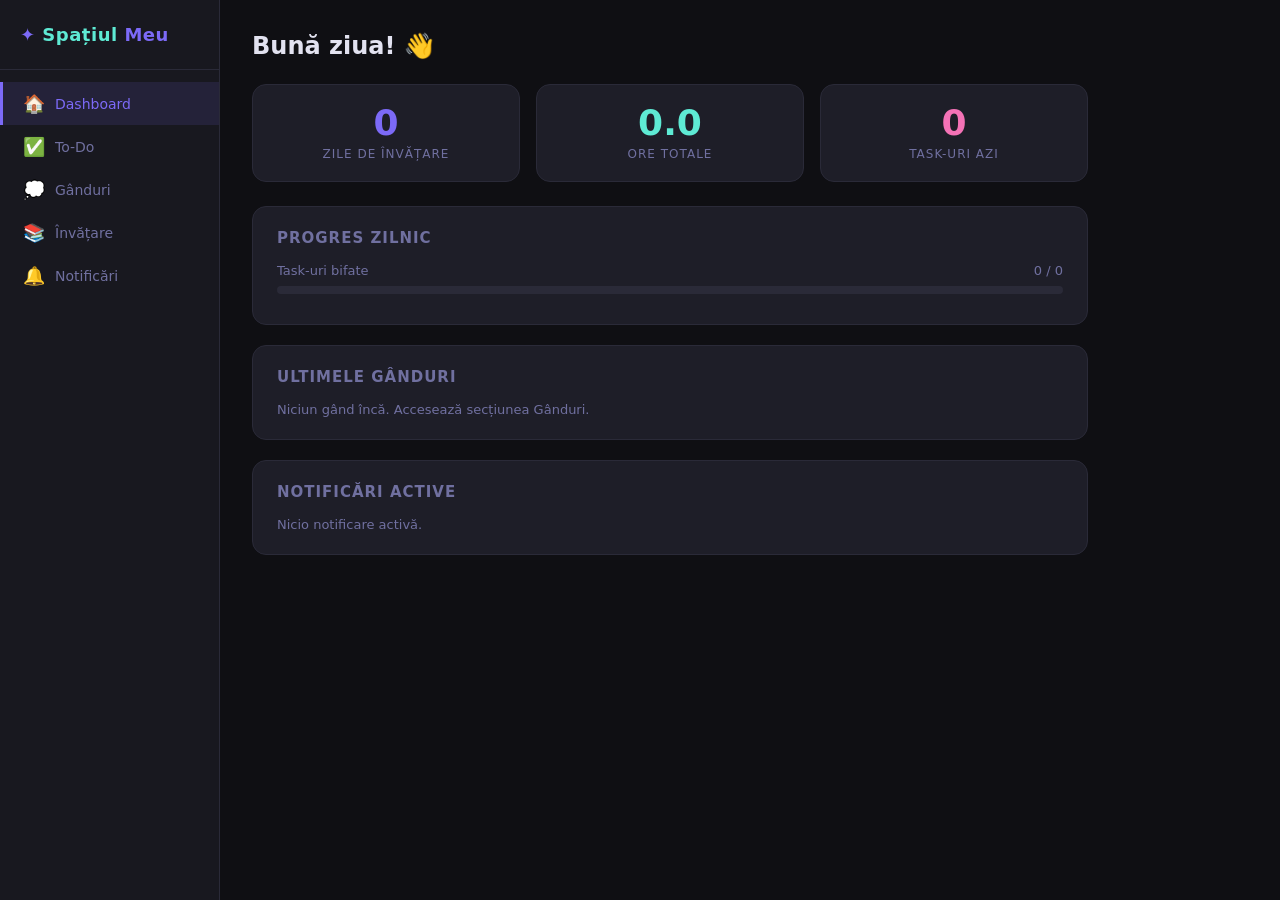
<file: site-personal.html>
<!DOCTYPE html>
<html lang="ro">
<head>
  <meta charset="UTF-8" />
  <meta name="viewport" content="width=device-width, initial-scale=1.0" />
  <title>Spațiul Meu Personal</title>
  <style>
    :root {
      --bg: #0f0f13;
      --surface: #18181f;
      --card: #1e1e28;
      --border: #2a2a38;
      --accent: #7c6af7;
      --accent2: #5eead4;
      --accent3: #f472b6;
      --text: #e2e2f0;
      --muted: #7070a0;
      --success: #34d399;
      --warning: #fbbf24;
      --danger: #f87171;
    }

    * { box-sizing: border-box; margin: 0; padding: 0; }

    body {
      background: var(--bg);
      color: var(--text);
      font-family: 'Segoe UI', system-ui, sans-serif;
      min-height: 100vh;
    }

    /* ─── Layout ─────────────────────────────────────────── */
    .layout {
      display: flex;
      min-height: 100vh;
    }

    /* ─── Sidebar ─────────────────────────────────────────── */
    .sidebar {
      width: 220px;
      background: var(--surface);
      border-right: 1px solid var(--border);
      display: flex;
      flex-direction: column;
      padding: 24px 0;
      position: fixed;
      top: 0; left: 0; bottom: 0;
      z-index: 10;
    }

    .logo {
      padding: 0 20px 24px;
      font-size: 18px;
      font-weight: 700;
      color: var(--accent);
      letter-spacing: 0.5px;
      border-bottom: 1px solid var(--border);
      margin-bottom: 12px;
    }

    .logo span { color: var(--accent2); }

    .nav-item {
      display: flex;
      align-items: center;
      gap: 10px;
      padding: 11px 20px;
      cursor: pointer;
      color: var(--muted);
      font-size: 14px;
      font-weight: 500;
      border-left: 3px solid transparent;
      transition: all .18s;
      user-select: none;
    }

    .nav-item:hover { color: var(--text); background: rgba(124,106,247,.07); }
    .nav-item.active { color: var(--accent); border-left-color: var(--accent); background: rgba(124,106,247,.12); }
    .nav-item .icon { font-size: 18px; width: 22px; text-align: center; }

    /* ─── Main content ────────────────────────────────────── */
    .main {
      margin-left: 220px;
      flex: 1;
      padding: 32px;
      max-width: 900px;
    }

    /* ─── Pages ───────────────────────────────────────────── */
    .page { display: none; }
    .page.active { display: block; }

    /* ─── Cards ───────────────────────────────────────────── */
    .card {
      background: var(--card);
      border: 1px solid var(--border);
      border-radius: 14px;
      padding: 22px 24px;
      margin-bottom: 20px;
    }

    .card-title {
      font-size: 15px;
      font-weight: 600;
      color: var(--muted);
      text-transform: uppercase;
      letter-spacing: 1px;
      margin-bottom: 16px;
    }

    /* ─── Stats bar ───────────────────────────────────────── */
    .stats-grid {
      display: grid;
      grid-template-columns: repeat(3, 1fr);
      gap: 16px;
      margin-bottom: 24px;
    }

    .stat-card {
      background: var(--card);
      border: 1px solid var(--border);
      border-radius: 14px;
      padding: 20px;
      text-align: center;
    }

    .stat-num {
      font-size: 36px;
      font-weight: 700;
      line-height: 1;
      margin-bottom: 6px;
    }

    .stat-label { font-size: 12px; color: var(--muted); text-transform: uppercase; letter-spacing: 1px; }

    /* ─── Inputs ──────────────────────────────────────────── */
    input[type="text"],
    input[type="number"],
    input[type="date"],
    input[type="time"],
    textarea,
    select {
      background: var(--surface);
      border: 1px solid var(--border);
      border-radius: 8px;
      color: var(--text);
      padding: 10px 14px;
      font-size: 14px;
      font-family: inherit;
      outline: none;
      transition: border-color .18s;
    }

    input:focus, textarea:focus, select:focus { border-color: var(--accent); }

    textarea { resize: vertical; min-height: 90px; width: 100%; }

    /* ─── Buttons ─────────────────────────────────────────── */
    .btn {
      display: inline-flex;
      align-items: center;
      gap: 6px;
      padding: 9px 18px;
      border-radius: 8px;
      font-size: 14px;
      font-weight: 600;
      cursor: pointer;
      border: none;
      transition: opacity .15s, transform .1s;
    }

    .btn:hover { opacity: .85; transform: translateY(-1px); }
    .btn:active { transform: translateY(0); }
    .btn-primary { background: var(--accent); color: #fff; }
    .btn-success { background: var(--success); color: #000; }
    .btn-danger  { background: var(--danger);  color: #fff; }
    .btn-ghost   { background: transparent; border: 1px solid var(--border); color: var(--text); }

    /* ─── Todo list ───────────────────────────────────────── */
    .todo-add {
      display: flex;
      gap: 10px;
      margin-bottom: 18px;
    }

    .todo-add input { flex: 1; }

    .todo-filters {
      display: flex;
      gap: 8px;
      margin-bottom: 14px;
    }

    .filter-btn {
      padding: 5px 14px;
      border-radius: 20px;
      border: 1px solid var(--border);
      background: transparent;
      color: var(--muted);
      font-size: 13px;
      cursor: pointer;
      transition: all .15s;
    }

    .filter-btn.active { background: var(--accent); border-color: var(--accent); color: #fff; }

    .todo-item {
      display: flex;
      align-items: center;
      gap: 12px;
      padding: 12px 14px;
      background: var(--surface);
      border: 1px solid var(--border);
      border-radius: 10px;
      margin-bottom: 8px;
      transition: opacity .2s;
    }

    .todo-item.done { opacity: .5; }
    .todo-item.done .todo-text { text-decoration: line-through; color: var(--muted); }

    .todo-check {
      width: 20px; height: 20px;
      border-radius: 50%;
      border: 2px solid var(--border);
      cursor: pointer;
      display: flex; align-items: center; justify-content: center;
      flex-shrink: 0;
      transition: all .15s;
    }

    .todo-check.checked { background: var(--success); border-color: var(--success); }
    .todo-check.checked::after { content: '✓'; color: #000; font-size: 12px; font-weight: 700; }

    .todo-text { flex: 1; font-size: 14px; }

    .todo-del {
      color: var(--muted);
      cursor: pointer;
      font-size: 16px;
      padding: 2px 6px;
      border-radius: 4px;
      transition: color .15s;
    }

    .todo-del:hover { color: var(--danger); }

    .todo-category {
      font-size: 11px;
      padding: 2px 8px;
      border-radius: 10px;
      background: rgba(124,106,247,.15);
      color: var(--accent);
    }

    /* ─── Thoughts / Journal ──────────────────────────────── */
    .thought-add { margin-bottom: 20px; }

    .thought-add textarea { margin-bottom: 10px; }

    .thought-add-row {
      display: flex;
      align-items: center;
      gap: 10px;
    }

    .thought-card {
      background: var(--surface);
      border: 1px solid var(--border);
      border-left: 3px solid var(--accent);
      border-radius: 10px;
      padding: 14px 16px;
      margin-bottom: 10px;
    }

    .thought-date {
      font-size: 11px;
      color: var(--muted);
      margin-bottom: 6px;
    }

    .thought-text { font-size: 14px; line-height: 1.6; white-space: pre-wrap; }

    .thought-mood {
      display: inline-block;
      font-size: 20px;
      margin-right: 6px;
    }

    /* ─── Calendar / Learning ─────────────────────────────── */
    .calendar-setup {
      display: flex;
      align-items: center;
      gap: 14px;
      flex-wrap: wrap;
      margin-bottom: 20px;
    }

    .calendar-setup label { font-size: 13px; color: var(--muted); }

    .hour-log-row {
      display: flex;
      gap: 10px;
      align-items: center;
      margin-bottom: 16px;
    }

    .hour-log-row input[type="number"] { width: 90px; }

    .log-entry {
      display: flex;
      justify-content: space-between;
      align-items: center;
      padding: 9px 14px;
      background: var(--surface);
      border-radius: 8px;
      margin-bottom: 6px;
      font-size: 13px;
    }

    .log-date { color: var(--muted); }
    .log-hours { color: var(--accent2); font-weight: 600; }

    /* Progress bar */
    .progress-bar {
      background: var(--border);
      border-radius: 99px;
      height: 8px;
      overflow: hidden;
      margin: 8px 0;
    }

    .progress-fill {
      height: 100%;
      border-radius: 99px;
      background: linear-gradient(90deg, var(--accent), var(--accent2));
      transition: width .4s ease;
    }

    /* ─── Notifications ───────────────────────────────────── */
    .notif-list { margin-top: 10px; }

    .notif-item {
      display: flex;
      align-items: center;
      gap: 12px;
      padding: 12px 14px;
      background: var(--surface);
      border: 1px solid var(--border);
      border-radius: 10px;
      margin-bottom: 8px;
    }

    .notif-icon { font-size: 20px; }
    .notif-text { flex: 1; font-size: 13px; }
    .notif-time { font-size: 12px; color: var(--muted); }
    .notif-del { color: var(--muted); cursor: pointer; }
    .notif-del:hover { color: var(--danger); }

    .notif-add-row {
      display: flex;
      gap: 10px;
      flex-wrap: wrap;
      align-items: center;
      margin-bottom: 14px;
    }

    .notif-add-row input[type="text"] { flex: 1; min-width: 180px; }

    /* ─── Toast ───────────────────────────────────────────── */
    #toast {
      position: fixed;
      bottom: 28px; right: 28px;
      background: var(--accent);
      color: #fff;
      padding: 12px 20px;
      border-radius: 10px;
      font-size: 14px;
      font-weight: 500;
      transform: translateY(80px);
      opacity: 0;
      transition: all .3s;
      z-index: 999;
      max-width: 300px;
    }

    #toast.show { transform: translateY(0); opacity: 1; }

    /* ─── Calendar mini ───────────────────────────────────── */
    .mini-cal {
      display: grid;
      grid-template-columns: repeat(7, 1fr);
      gap: 4px;
      margin-top: 12px;
    }

    .cal-day-header {
      text-align: center;
      font-size: 11px;
      color: var(--muted);
      padding: 4px;
      font-weight: 600;
    }

    .cal-day {
      text-align: center;
      padding: 6px 4px;
      border-radius: 6px;
      font-size: 13px;
      cursor: pointer;
      transition: background .15s;
    }

    .cal-day:hover { background: var(--border); }
    .cal-day.today { background: var(--accent); color: #fff; font-weight: 700; }
    .cal-day.has-hours { background: rgba(94,234,212,.15); color: var(--accent2); }
    .cal-day.has-hours.today { background: var(--accent); color: #fff; }
    .cal-day.empty { pointer-events: none; }

    .cal-nav {
      display: flex;
      align-items: center;
      justify-content: space-between;
      margin-bottom: 8px;
    }

    .cal-nav button {
      background: none;
      border: 1px solid var(--border);
      color: var(--text);
      border-radius: 6px;
      padding: 4px 12px;
      cursor: pointer;
      font-size: 15px;
    }

    .page-title {
      font-size: 24px;
      font-weight: 700;
      margin-bottom: 24px;
      color: var(--text);
    }

    .page-title span { color: var(--accent); }

    /* ─── Mood selector ───────────────────────────────────── */
    .mood-row {
      display: flex;
      gap: 8px;
      margin-bottom: 10px;
    }

    .mood-btn {
      font-size: 22px;
      padding: 4px 8px;
      border-radius: 8px;
      cursor: pointer;
      border: 2px solid transparent;
      transition: border-color .15s;
    }

    .mood-btn.selected { border-color: var(--accent); background: rgba(124,106,247,.12); }

    /* ─── Responsive ──────────────────────────────────────── */
    @media (max-width: 700px) {
      .sidebar { width: 60px; }
      .sidebar .nav-item span { display: none; }
      .logo { font-size: 0; padding: 0 16px 20px; }
      .logo::before { content: '✦'; font-size: 20px; color: var(--accent); }
      .main { margin-left: 60px; padding: 20px 16px; }
      .stats-grid { grid-template-columns: 1fr 1fr; }
    }
  </style>
</head>
<body>

<div class="layout">

  <!-- ─── Sidebar ─────────────────────────── -->
  <nav class="sidebar">
    <div class="logo">✦ <span>Spațiul</span> Meu</div>
    <div class="nav-item active" onclick="showPage('dashboard')">
      <span class="icon">🏠</span><span>Dashboard</span>
    </div>
    <div class="nav-item" onclick="showPage('todo')">
      <span class="icon">✅</span><span>To-Do</span>
    </div>
    <div class="nav-item" onclick="showPage('thoughts')">
      <span class="icon">💭</span><span>Gânduri</span>
    </div>
    <div class="nav-item" onclick="showPage('learning')">
      <span class="icon">📚</span><span>Învățare</span>
    </div>
    <div class="nav-item" onclick="showPage('notifications')">
      <span class="icon">🔔</span><span>Notificări</span>
    </div>
  </nav>

  <!-- ─── Main ────────────────────────────── -->
  <main class="main">

    <!-- ═══ DASHBOARD ════════════════════════ -->
    <div id="page-dashboard" class="page active">
      <div class="page-title">Bună ziua! <span id="dash-name">👋</span></div>

      <div class="stats-grid">
        <div class="stat-card">
          <div class="stat-num" style="color:var(--accent)" id="dash-days">0</div>
          <div class="stat-label">Zile de învățare</div>
        </div>
        <div class="stat-card">
          <div class="stat-num" style="color:var(--accent2)" id="dash-hours">0</div>
          <div class="stat-label">Ore totale</div>
        </div>
        <div class="stat-card">
          <div class="stat-num" style="color:var(--accent3)" id="dash-todo">0</div>
          <div class="stat-label">Task-uri azi</div>
        </div>
      </div>

      <div class="card">
        <div class="card-title">Progres zilnic</div>
        <div style="display:flex;justify-content:space-between;font-size:13px;color:var(--muted);margin-bottom:4px;">
          <span>Task-uri bifate</span>
          <span id="dash-progress-text">0 / 0</span>
        </div>
        <div class="progress-bar">
          <div class="progress-fill" id="dash-progress-bar" style="width:0%"></div>
        </div>
      </div>

      <div class="card">
        <div class="card-title">Ultimele gânduri</div>
        <div id="dash-thoughts-preview"></div>
      </div>

      <div class="card">
        <div class="card-title">Notificări active</div>
        <div id="dash-notifs-preview"></div>
      </div>
    </div>

    <!-- ═══ TODO ═════════════════════════════ -->
    <div id="page-todo" class="page">
      <div class="page-title">Lista de <span>To-Do</span></div>

      <div class="card">
        <div class="todo-add">
          <input type="text" id="todo-input" placeholder="Adaugă task nou..." onkeydown="if(event.key==='Enter') addTodo()" />
          <select id="todo-cat" style="width:130px;">
            <option value="General">General</option>
            <option value="Învățare">Învățare</option>
            <option value="Personal">Personal</option>
            <option value="Urgent">Urgent</option>
          </select>
          <button class="btn btn-primary" onclick="addTodo()">+ Adaugă</button>
        </div>

        <div class="todo-filters">
          <button class="filter-btn active" onclick="setFilter('all',this)">Toate</button>
          <button class="filter-btn" onclick="setFilter('active',this)">Active</button>
          <button class="filter-btn" onclick="setFilter('done',this)">Bifate</button>
        </div>

        <div id="todo-list"></div>
        <div id="todo-empty" style="text-align:center;color:var(--muted);padding:20px;display:none;">Nicio sarcină. Adaugă una!</div>
      </div>
    </div>

    <!-- ═══ THOUGHTS ═════════════════════════ -->
    <div id="page-thoughts" class="page">
      <div class="page-title">Gândurile <span>Mele</span></div>

      <div class="card thought-add">
        <div class="card-title">Notează un gând</div>
        <div class="mood-row" id="mood-row">
          <div class="mood-btn" onclick="selectMood('😊')">😊</div>
          <div class="mood-btn" onclick="selectMood('😐')">😐</div>
          <div class="mood-btn" onclick="selectMood('😔')">😔</div>
          <div class="mood-btn" onclick="selectMood('🔥')">🔥</div>
          <div class="mood-btn" onclick="selectMood('😴')">😴</div>
          <div class="mood-btn" onclick="selectMood('💪')">💪</div>
          <div class="mood-btn" onclick="selectMood('🤔')">🤔</div>
        </div>
        <textarea id="thought-input" placeholder="Ce gândești azi?..."></textarea>
        <div class="thought-add-row">
          <button class="btn btn-primary" onclick="addThought()">💭 Salvează gând</button>
        </div>
      </div>

      <div id="thoughts-list"></div>
      <div id="thoughts-empty" style="text-align:center;color:var(--muted);padding:20px;display:none;">Niciun gând salvat încă.</div>
    </div>

    <!-- ═══ LEARNING ══════════════════════════ -->
    <div id="page-learning" class="page">
      <div class="page-title">Tracker <span>Învățare</span></div>

      <div class="card">
        <div class="card-title">Data de start</div>
        <div class="calendar-setup">
          <label>M-am apucat de învățat pe:</label>
          <input type="date" id="start-date" onchange="saveStartDate()" />
          <button class="btn btn-ghost" onclick="resetStartDate()">Resetează</button>
        </div>
        <div id="start-info" style="font-size:14px;color:var(--accent2);font-weight:600;"></div>
      </div>

      <div class="stats-grid">
        <div class="stat-card">
          <div class="stat-num" style="color:var(--accent)" id="learn-days">0</div>
          <div class="stat-label">Zile de la start</div>
        </div>
        <div class="stat-card">
          <div class="stat-num" style="color:var(--accent2)" id="learn-hours">0</div>
          <div class="stat-label">Ore totale</div>
        </div>
        <div class="stat-card">
          <div class="stat-num" style="color:var(--accent3)" id="learn-avg">0</div>
          <div class="stat-label">Ore/zi medie</div>
        </div>
      </div>

      <div class="card">
        <div class="card-title">Adaugă ore azi</div>
        <div class="hour-log-row">
          <input type="number" id="hour-input" placeholder="Ore" min="0" max="24" step="0.5" />
          <input type="date" id="hour-date" />
          <input type="text" id="hour-note" placeholder="Ce ai studiat?" style="flex:1;" />
          <button class="btn btn-success" onclick="logHours()">+ Log</button>
        </div>

        <div class="card-title" style="margin-top:8px;">Jurnal ore</div>
        <div id="hours-log"></div>
      </div>

      <div class="card">
        <div class="card-title">Calendar <span id="cal-month-label"></span></div>
        <div class="cal-nav">
          <button onclick="changeCalMonth(-1)">‹</button>
          <span id="cal-title" style="font-weight:600;"></span>
          <button onclick="changeCalMonth(1)">›</button>
        </div>
        <div class="mini-cal" id="mini-cal"></div>
        <div style="display:flex;gap:16px;margin-top:10px;font-size:12px;color:var(--muted);">
          <span><span style="display:inline-block;width:12px;height:12px;background:var(--accent);border-radius:3px;margin-right:4px;"></span>Azi</span>
          <span><span style="display:inline-block;width:12px;height:12px;background:rgba(94,234,212,.3);border-radius:3px;margin-right:4px;"></span>Ore loggate</span>
        </div>
      </div>
    </div>

    <!-- ═══ NOTIFICATIONS ════════════════════ -->
    <div id="page-notifications" class="page">
      <div class="page-title">🔔 <span>Notificări</span></div>

      <div class="card">
        <div class="card-title">Adaugă reamintire</div>
        <div class="notif-add-row">
          <input type="text" id="notif-text" placeholder="Mesajul notificării..." />
          <input type="time" id="notif-time" />
          <select id="notif-repeat" style="width:130px;">
            <option value="daily">Zilnic</option>
            <option value="once">O dată</option>
            <option value="weekdays">Luni-Vineri</option>
          </select>
          <button class="btn btn-primary" onclick="addNotif()">+ Adaugă</button>
        </div>
        <div style="font-size:12px;color:var(--muted);margin-top:4px;">
          💡 Permite notificările în browser pentru a primi alertele la ora setată.
        </div>

        <div id="notif-perm-btn" style="margin-top:12px;display:none;">
          <button class="btn btn-ghost" onclick="requestNotifPerm()">🔔 Permite notificările</button>
        </div>
      </div>

      <div class="card">
        <div class="card-title">Notificările mele</div>
        <div id="notif-list"></div>
        <div id="notif-empty" style="text-align:center;color:var(--muted);padding:16px;display:none;">Nicio notificare setată.</div>
      </div>
    </div>

  </main>
</div>

<!-- Toast -->
<div id="toast"></div>

<script>
// ─── State ─────────────────────────────────────────────────────────
const S = {
  get todos()       { return JSON.parse(localStorage.getItem('todos') || '[]'); },
  set todos(v)      { localStorage.setItem('todos', JSON.stringify(v)); },
  get thoughts()    { return JSON.parse(localStorage.getItem('thoughts') || '[]'); },
  set thoughts(v)   { localStorage.setItem('thoughts', JSON.stringify(v)); },
  get startDate()   { return localStorage.getItem('startDate') || ''; },
  set startDate(v)  { localStorage.setItem('startDate', v); },
  get hoursLog()    { return JSON.parse(localStorage.getItem('hoursLog') || '[]'); },
  set hoursLog(v)   { localStorage.setItem('hoursLog', JSON.stringify(v)); },
  get notifs()      { return JSON.parse(localStorage.getItem('notifs') || '[]'); },
  set notifs(v)     { localStorage.setItem('notifs', JSON.stringify(v)); },
};

let currentFilter = 'all';
let currentMood = '';
let calYear, calMonth;

const now = new Date();
calYear  = now.getFullYear();
calMonth = now.getMonth();

// ─── Navigation ────────────────────────────────────────────────────
function showPage(name) {
  document.querySelectorAll('.page').forEach(p => p.classList.remove('active'));
  document.querySelectorAll('.nav-item').forEach(n => n.classList.remove('active'));
  document.getElementById('page-' + name).classList.add('active');
  event.currentTarget.classList.add('active');
  if (name === 'dashboard') renderDashboard();
  if (name === 'todo')      renderTodos();
  if (name === 'thoughts')  renderThoughts();
  if (name === 'learning')  renderLearning();
  if (name === 'notifications') renderNotifs();
}

// ─── Toast ─────────────────────────────────────────────────────────
function toast(msg) {
  const t = document.getElementById('toast');
  t.textContent = msg;
  t.classList.add('show');
  setTimeout(() => t.classList.remove('show'), 2800);
}

// ─── TODO ──────────────────────────────────────────────────────────
function addTodo() {
  const input = document.getElementById('todo-input');
  const text = input.value.trim();
  if (!text) return;
  const cat = document.getElementById('todo-cat').value;
  const todos = S.todos;
  todos.unshift({ id: Date.now(), text, cat, done: false, date: new Date().toLocaleDateString('ro-RO') });
  S.todos = todos;
  input.value = '';
  renderTodos();
  toast('Task adăugat!');
}

function toggleTodo(id) {
  const todos = S.todos;
  const t = todos.find(x => x.id === id);
  if (t) t.done = !t.done;
  S.todos = todos;
  renderTodos();
  renderDashboard();
}

function deleteTodo(id) {
  S.todos = S.todos.filter(x => x.id !== id);
  renderTodos();
  renderDashboard();
}

function setFilter(f, el) {
  currentFilter = f;
  document.querySelectorAll('.filter-btn').forEach(b => b.classList.remove('active'));
  el.classList.add('active');
  renderTodos();
}

function renderTodos() {
  let todos = S.todos;
  if (currentFilter === 'active') todos = todos.filter(t => !t.done);
  if (currentFilter === 'done')   todos = todos.filter(t => t.done);

  const list = document.getElementById('todo-list');
  const empty = document.getElementById('todo-empty');

  if (!todos.length) { list.innerHTML = ''; empty.style.display = 'block'; return; }
  empty.style.display = 'none';

  list.innerHTML = todos.map(t => `
    <div class="todo-item ${t.done ? 'done' : ''}">
      <div class="todo-check ${t.done ? 'checked' : ''}" onclick="toggleTodo(${t.id})"></div>
      <span class="todo-text">${escHtml(t.text)}</span>
      <span class="todo-category">${escHtml(t.cat)}</span>
      <span class="todo-del" onclick="deleteTodo(${t.id})">✕</span>
    </div>
  `).join('');
}

// ─── THOUGHTS ──────────────────────────────────────────────────────
function selectMood(m) {
  currentMood = m;
  document.querySelectorAll('.mood-btn').forEach(b => {
    b.classList.toggle('selected', b.textContent === m);
  });
}

function addThought() {
  const input = document.getElementById('thought-input');
  const text = input.value.trim();
  if (!text) return;
  const thoughts = S.thoughts;
  thoughts.unshift({
    id: Date.now(),
    text,
    mood: currentMood,
    date: new Date().toLocaleString('ro-RO')
  });
  S.thoughts = thoughts;
  input.value = '';
  currentMood = '';
  document.querySelectorAll('.mood-btn').forEach(b => b.classList.remove('selected'));
  renderThoughts();
  toast('Gând salvat!');
}

function deleteThought(id) {
  S.thoughts = S.thoughts.filter(t => t.id !== id);
  renderThoughts();
}

function renderThoughts() {
  const thoughts = S.thoughts;
  const list = document.getElementById('thoughts-list');
  const empty = document.getElementById('thoughts-empty');
  if (!thoughts.length) { list.innerHTML = ''; empty.style.display = 'block'; return; }
  empty.style.display = 'none';
  list.innerHTML = thoughts.map(t => `
    <div class="thought-card">
      <div class="thought-date">
        ${t.mood ? `<span class="thought-mood">${t.mood}</span>` : ''}
        ${escHtml(t.date)}
      </div>
      <div class="thought-text">${escHtml(t.text)}</div>
      <div style="text-align:right;margin-top:8px;">
        <span style="font-size:12px;color:var(--muted);cursor:pointer;" onclick="deleteThought(${t.id})">Șterge</span>
      </div>
    </div>
  `).join('');
}

// ─── LEARNING ──────────────────────────────────────────────────────
function saveStartDate() {
  S.startDate = document.getElementById('start-date').value;
  renderLearning();
  toast('Data de start salvată!');
}

function resetStartDate() {
  S.startDate = '';
  document.getElementById('start-date').value = '';
  renderLearning();
}

function logHours() {
  const h = parseFloat(document.getElementById('hour-input').value);
  const d = document.getElementById('hour-date').value;
  const note = document.getElementById('hour-note').value.trim();
  if (!h || !d) { toast('Introdu orele și data!'); return; }
  const log = S.hoursLog;
  log.unshift({ id: Date.now(), hours: h, date: d, note });
  S.hoursLog = log;
  document.getElementById('hour-input').value = '';
  document.getElementById('hour-note').value = '';
  renderLearning();
  toast(`${h} ore adăugate!`);
}

function deleteHourLog(id) {
  S.hoursLog = S.hoursLog.filter(x => x.id !== id);
  renderLearning();
}

function renderLearning() {
  // start date
  const sd = S.startDate;
  const sdEl = document.getElementById('start-date');
  if (sd) sdEl.value = sd;

  const log = S.hoursLog;
  const totalHours = log.reduce((a, b) => a + b.hours, 0);

  let daysElapsed = 0;
  let avgHours = 0;
  if (sd) {
    const start = new Date(sd);
    const today = new Date();
    today.setHours(0,0,0,0);
    start.setHours(0,0,0,0);
    daysElapsed = Math.max(0, Math.floor((today - start) / 86400000) + 1);
    avgHours = daysElapsed > 0 ? (totalHours / daysElapsed).toFixed(1) : 0;
    document.getElementById('start-info').textContent =
      `🗓️ Ai ${daysElapsed} zile de când te-ai apucat de învățat!`;
  } else {
    document.getElementById('start-info').textContent = 'Setează data de start mai sus.';
  }

  document.getElementById('learn-days').textContent  = daysElapsed;
  document.getElementById('learn-hours').textContent = totalHours.toFixed(1);
  document.getElementById('learn-avg').textContent   = avgHours;

  // Today's date default
  const todayStr = new Date().toISOString().split('T')[0];
  if (!document.getElementById('hour-date').value)
    document.getElementById('hour-date').value = todayStr;

  // Log list
  const logEl = document.getElementById('hours-log');
  if (!log.length) { logEl.innerHTML = '<div style="color:var(--muted);font-size:13px;padding:8px 0;">Nicio oră logată încă.</div>'; }
  else {
    logEl.innerHTML = log.map(e => `
      <div class="log-entry">
        <span class="log-date">📅 ${formatDate(e.date)}</span>
        <span style="flex:1;margin-left:12px;font-size:13px;color:var(--muted);">${escHtml(e.note || '')}</span>
        <span class="log-hours">${e.hours}h</span>
        <span style="margin-left:10px;cursor:pointer;color:var(--muted);" onclick="deleteHourLog(${e.id})">✕</span>
      </div>
    `).join('');
  }

  renderCalendar();
  // update dash stats
  document.getElementById('dash-days').textContent  = daysElapsed;
  document.getElementById('dash-hours').textContent = totalHours.toFixed(1);
}

function renderCalendar() {
  const log = S.hoursLog;
  const hoursDateSet = new Set(log.map(e => e.date));

  const monthNames = ['Ianuarie','Februarie','Martie','Aprilie','Mai','Iunie','Iulie','August','Septembrie','Octombrie','Noiembrie','Decembrie'];
  document.getElementById('cal-title').textContent = `${monthNames[calMonth]} ${calYear}`;

  const days = ['Lu','Ma','Mi','Jo','Vi','Sa','Du'];
  const firstDay = new Date(calYear, calMonth, 1).getDay();
  const offset = (firstDay === 0 ? 6 : firstDay - 1);
  const daysInMonth = new Date(calYear, calMonth + 1, 0).getDate();
  const todayStr = new Date().toISOString().split('T')[0];

  let html = days.map(d => `<div class="cal-day-header">${d}</div>`).join('');
  for (let i = 0; i < offset; i++) html += `<div class="cal-day empty"></div>`;
  for (let d = 1; d <= daysInMonth; d++) {
    const dateStr = `${calYear}-${String(calMonth+1).padStart(2,'0')}-${String(d).padStart(2,'0')}`;
    const isToday = dateStr === todayStr;
    const hasHours = hoursDateSet.has(dateStr);
    html += `<div class="cal-day ${isToday?'today':''} ${hasHours?'has-hours':''}" title="${hasHours?'Ore loggate':''}">${d}</div>`;
  }

  document.getElementById('mini-cal').innerHTML = html;
}

function changeCalMonth(dir) {
  calMonth += dir;
  if (calMonth > 11) { calMonth = 0; calYear++; }
  if (calMonth < 0)  { calMonth = 11; calYear--; }
  renderCalendar();
}

// ─── NOTIFICATIONS ─────────────────────────────────────────────────
function addNotif() {
  const text = document.getElementById('notif-text').value.trim();
  const time = document.getElementById('notif-time').value;
  const repeat = document.getElementById('notif-repeat').value;
  if (!text || !time) { toast('Completează mesajul și ora!'); return; }

  const notifs = S.notifs;
  notifs.push({ id: Date.now(), text, time, repeat, active: true });
  S.notifs = notifs;
  document.getElementById('notif-text').value = '';
  document.getElementById('notif-time').value = '';
  renderNotifs();
  toast('Notificare setată!');
}

function deleteNotif(id) {
  S.notifs = S.notifs.filter(n => n.id !== id);
  renderNotifs();
}

function toggleNotif(id) {
  const notifs = S.notifs;
  const n = notifs.find(x => x.id === id);
  if (n) n.active = !n.active;
  S.notifs = notifs;
  renderNotifs();
}

function requestNotifPerm() {
  Notification.requestPermission().then(p => {
    if (p === 'granted') toast('Notificări activate!');
    renderNotifs();
  });
}

function renderNotifs() {
  const notifs = S.notifs;
  const list = document.getElementById('notif-list');
  const empty = document.getElementById('notif-empty');

  const permBtn = document.getElementById('notif-perm-btn');
  if (Notification.permission !== 'granted') permBtn.style.display = 'block';
  else permBtn.style.display = 'none';

  if (!notifs.length) { list.innerHTML = ''; empty.style.display = 'block'; return; }
  empty.style.display = 'none';

  const repeatLabel = { daily:'Zilnic', once:'O dată', weekdays:'Luni-Vineri' };

  list.innerHTML = notifs.map(n => `
    <div class="notif-item" style="${!n.active?'opacity:.5':''}">
      <span class="notif-icon">🔔</span>
      <div class="notif-text">
        <div style="font-weight:600;">${escHtml(n.text)}</div>
        <div style="font-size:12px;color:var(--muted);margin-top:2px;">
          ⏰ ${n.time} &nbsp;·&nbsp; ${repeatLabel[n.repeat]||n.repeat}
          &nbsp;·&nbsp; <span style="color:${n.active?'var(--success)':'var(--muted)'}">${n.active?'Activ':'Inactiv'}</span>
        </div>
      </div>
      <span class="btn btn-ghost" style="font-size:12px;padding:5px 10px;cursor:pointer;" onclick="toggleNotif(${n.id})">${n.active?'Pauză':'Activează'}</span>
      <span class="notif-del" onclick="deleteNotif(${n.id})">✕</span>
    </div>
  `).join('');
}

// ─── DASHBOARD ─────────────────────────────────────────────────────
function renderDashboard() {
  const todos = S.todos;
  const total = todos.length;
  const done  = todos.filter(t => t.done).length;
  document.getElementById('dash-todo').textContent = total - done;
  document.getElementById('dash-progress-text').textContent = `${done} / ${total}`;
  const pct = total > 0 ? Math.round(done / total * 100) : 0;
  document.getElementById('dash-progress-bar').style.width = pct + '%';

  // thoughts preview
  const tPreview = document.getElementById('dash-thoughts-preview');
  const thoughts = S.thoughts.slice(0, 2);
  if (!thoughts.length) tPreview.innerHTML = '<div style="color:var(--muted);font-size:13px;">Niciun gând încă. Accesează secțiunea Gânduri.</div>';
  else tPreview.innerHTML = thoughts.map(t => `
    <div style="padding:10px 0;border-bottom:1px solid var(--border);">
      <div style="font-size:11px;color:var(--muted);margin-bottom:4px;">${t.mood||''} ${t.date}</div>
      <div style="font-size:13px;">${escHtml(t.text.substring(0,120))}${t.text.length>120?'…':''}</div>
    </div>
  `).join('');

  // notifs preview
  const nPreview = document.getElementById('dash-notifs-preview');
  const notifs = S.notifs.filter(n => n.active);
  if (!notifs.length) nPreview.innerHTML = '<div style="color:var(--muted);font-size:13px;">Nicio notificare activă.</div>';
  else nPreview.innerHTML = notifs.map(n => `
    <div style="display:flex;align-items:center;gap:10px;padding:8px 0;border-bottom:1px solid var(--border);">
      <span>🔔</span>
      <span style="flex:1;font-size:13px;">${escHtml(n.text)}</span>
      <span style="font-size:12px;color:var(--accent2);">${n.time}</span>
    </div>
  `).join('');

  // learning stats in dashboard (via renderLearning)
  const log = S.hoursLog;
  const totalHours = log.reduce((a, b) => a + b.hours, 0);
  document.getElementById('dash-hours').textContent = totalHours.toFixed(1);
  const sd = S.startDate;
  if (sd) {
    const start = new Date(sd); const today = new Date();
    today.setHours(0,0,0,0); start.setHours(0,0,0,0);
    document.getElementById('dash-days').textContent = Math.max(0, Math.floor((today - start) / 86400000) + 1);
  }
}

// ─── Notification checker ──────────────────────────────────────────
function checkNotifications() {
  if (Notification.permission !== 'granted') return;
  const now = new Date();
  const timeStr = now.getHours().toString().padStart(2,'0') + ':' + now.getMinutes().toString().padStart(2,'0');
  const day = now.getDay(); // 0=Sun, 1=Mon...5=Fri, 6=Sat

  S.notifs.forEach(n => {
    if (!n.active) return;
    if (n.time !== timeStr) return;
    if (n.repeat === 'weekdays' && (day === 0 || day === 6)) return;

    // check if already fired this minute
    const key = `notif_fired_${n.id}_${now.toDateString()}_${timeStr}`;
    if (sessionStorage.getItem(key)) return;
    sessionStorage.setItem(key, '1');

    new Notification('⏰ Reminder personal', {
      body: n.text,
      icon: 'data:image/svg+xml,<svg xmlns="http://www.w3.org/2000/svg" viewBox="0 0 100 100"><text y=".9em" font-size="90">✦</text></svg>'
    });

    if (n.repeat === 'once') {
      const notifs = S.notifs;
      const idx = notifs.findIndex(x => x.id === n.id);
      if (idx !== -1) { notifs[idx].active = false; S.notifs = notifs; }
    }
  });
}

// ─── Helpers ───────────────────────────────────────────────────────
function escHtml(str) {
  return String(str)
    .replace(/&/g,'&amp;').replace(/</g,'&lt;').replace(/>/g,'&gt;')
    .replace(/"/g,'&quot;');
}

function formatDate(d) {
  if (!d) return '';
  const [y, m, day] = d.split('-');
  return `${day}.${m}.${y}`;
}

// ─── Init ──────────────────────────────────────────────────────────
function init() {
  renderDashboard();
  renderTodos();
  renderThoughts();
  renderLearning();
  renderNotifs();

  // Request notification permission proactively
  if (Notification.permission === 'default') {
    setTimeout(() => {
      document.getElementById('notif-perm-btn').style.display = 'block';
    }, 1000);
  }

  // Check notifications every minute
  setInterval(checkNotifications, 60000);
  checkNotifications();
}

init();
</script>
</body>
</html>
</file>
